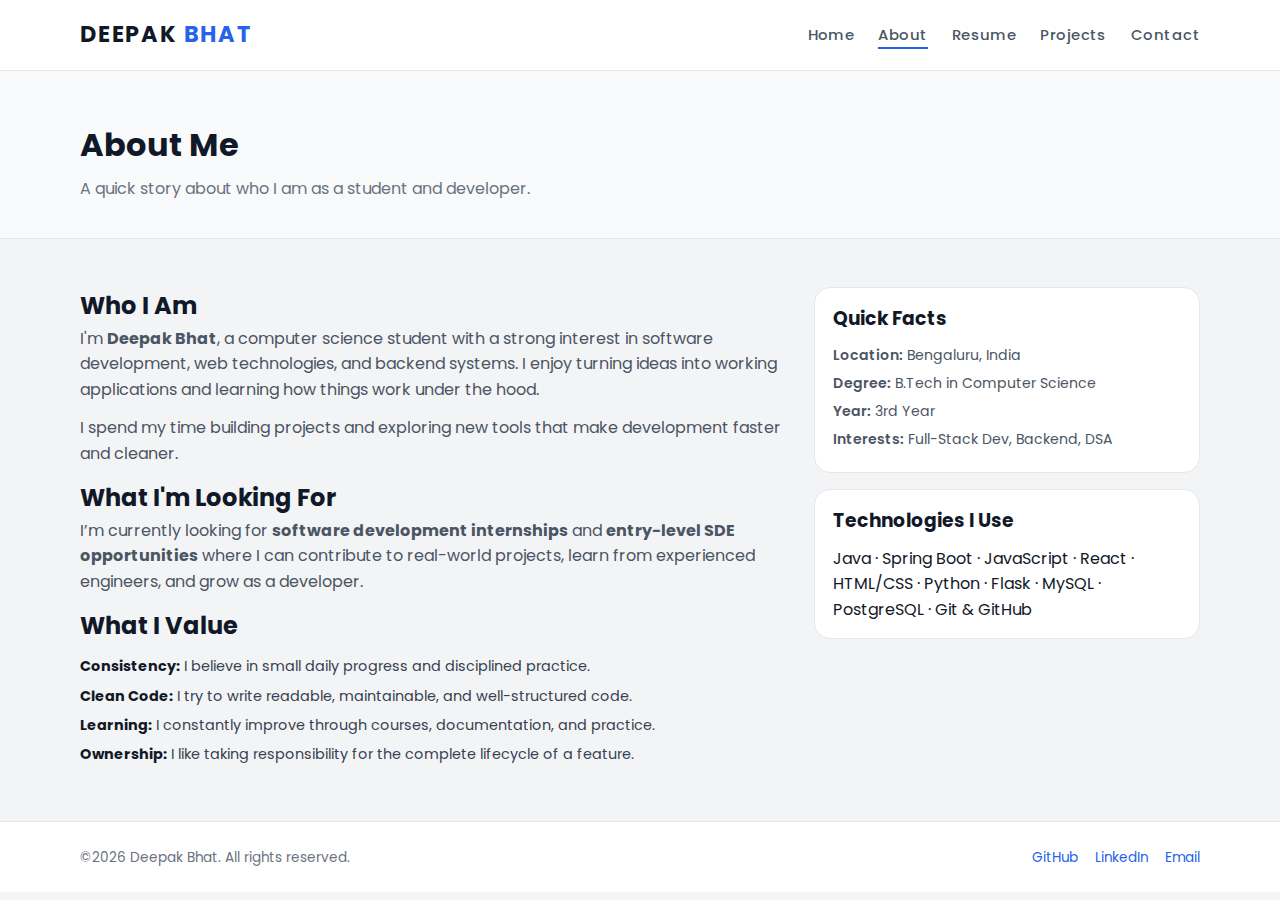
<file: about.html>
<!DOCTYPE html>
<html lang="en">
<head>
    <meta charset="UTF-8">
    <title>About | Deepak Bhat</title>
    <meta name="viewport" content="width=device-width, initial-scale=1.0">
    <link rel="stylesheet" href="style.css">
    <link href="https://fonts.googleapis.com/css2?family=Poppins:wght@300;400;500;600;700&display=swap" rel="stylesheet">
</head>
<body>
<header class="site-header">
    <div class="container nav-container">
        <div class="logo">
            <a href="index.html">Deepak<span> Bhat</span></a>
        </div>
        <nav class="main-nav">
            <ul>
                <li><a href="index.html">Home</a></li>
                <li><a class="active" href="about.html">About</a></li>
                <li><a href="resume.html">Resume</a></li>
                <li><a href="projects.html">Projects</a></li>
                <li><a href="contact.html">Contact</a></li>
            </ul>
        </nav>
        <button class="nav-toggle" id="nav-toggle">
            <span></span><span></span><span></span>
        </button>
    </div>
</header>

<main>
    <section class="page-hero">
        <div class="container">
            <h1>About Me</h1>
            <p>A quick story about who I am as a student and developer.</p>
        </div>
    </section>

    <section class="section">
        <div class="container about-layout">
            <div class="about-main">
                <h2>Who I Am</h2>
                <p>
                    I'm <strong>Deepak Bhat</strong>, a computer science student with a strong interest in
                    software development, web technologies, and backend systems. I enjoy turning ideas into
                    working applications and learning how things work under the hood.
                </p>
                <p>
                    I spend my time building projects
                    and exploring new tools that make development faster and cleaner.
                </p>

                <h2>What I'm Looking For</h2>
                <p>
                    I’m currently looking for <strong>software development internships</strong> and
                    <strong>entry-level SDE opportunities</strong> where I can contribute to real-world projects,
                    learn from experienced engineers, and grow as a developer.
                </p>

                <h2>What I Value</h2>
                <ul class="about-list">
                    <li><strong>Consistency:</strong> I believe in small daily progress and disciplined practice.</li>
                    <li><strong>Clean Code:</strong> I try to write readable, maintainable, and well-structured code.</li>
                    <li><strong>Learning:</strong> I constantly improve through courses, documentation, and practice.</li>
                    <li><strong>Ownership:</strong> I like taking responsibility for the complete lifecycle of a feature.</li>
                </ul>
            </div>

            <aside class="about-sidebar">
                <div class="info-card">
                    <h3>Quick Facts</h3>
                    <ul>
                        <li><span>Location:</span> Bengaluru, India</li>
                        <li><span>Degree:</span> B.Tech in Computer Science</li>
                        <li><span>Year:</span> 3rd Year</li>
                        <li><span>Interests:</span> Full-Stack Dev, Backend, DSA</li>
                    </ul>
                </div>
                <div class="info-card">
                    <h3>Technologies I Use</h3>
                    <p>
                        Java · Spring Boot · JavaScript · React · HTML/CSS · Python ·
                        Flask · MySQL · PostgreSQL · Git & GitHub
                    </p>
                </div>
            </aside>
        </div>
    </section>
</main>

<footer class="site-footer">
    <div class="container footer-content">
        <p>©<span id="year"></span> Deepak Bhat. All rights reserved.</p>
        <div class="social-links">
            <a href="https://github.com/deepakbhat18" target="_blank">GitHub</a>
           <a href="https://www.linkedin.com/in/deepakrbhat" target="_blank">LinkedIn</a>
            <a href="mailto:deepakravindrabhat@gmail.com">Email</a>
        </div>
    </div>
</footer>

<button id="back-to-top" title="Back to top">↑</button>

<script src="https://code.jquery.com/jquery-3.7.1.min.js"></script>
<script src="main.js"></script>
</body>
</html>
</file>
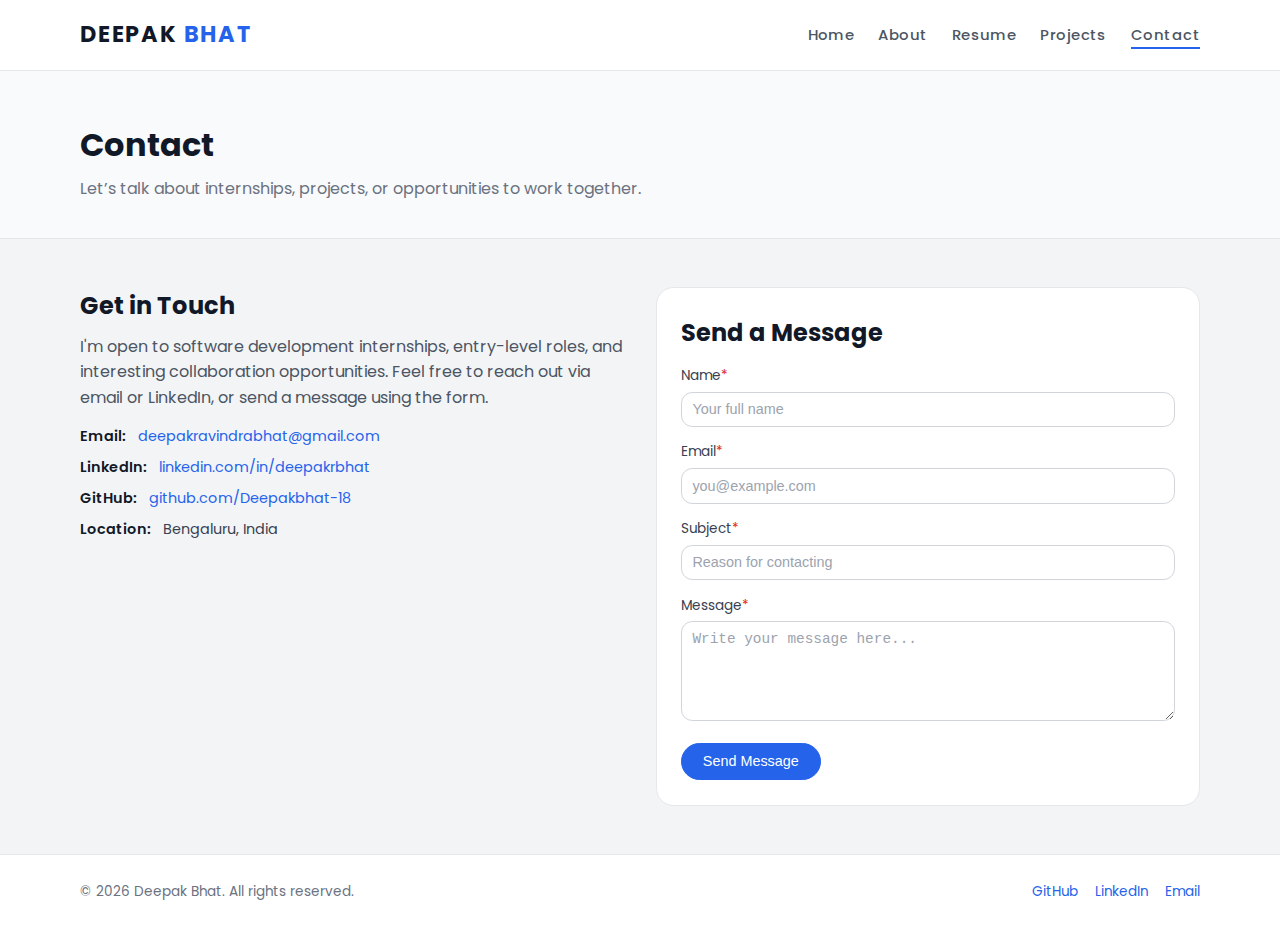
<file: contact.html>
<!DOCTYPE html>
<html lang="en">
<head>
    <meta charset="UTF-8">
    <title>Contact | Deepak Bhat</title>
    <meta name="viewport" content="width=device-width, initial-scale=1.0">
    <link rel="stylesheet" href="style.css">
    <link href="https://fonts.googleapis.com/css2?family=Poppins:wght@300;400;500;600;700&display=swap" rel="stylesheet">
</head>
<body>

<header class="site-header">
    <div class="container nav-container">
        <div class="logo">
            <a href="index.html">Deepak<span> Bhat</span></a>
        </div>

        <nav class="main-nav">
            <ul>
                <li><a href="index.html">Home</a></li>
                <li><a href="about.html">About</a></li>
                <li><a href="resume.html">Resume</a></li>
                <li><a href="projects.html">Projects</a></li>
                <li><a class="active" href="contact.html">Contact</a></li>
            </ul>
        </nav>

        <button class="nav-toggle" id="nav-toggle">
            <span></span><span></span><span></span>
        </button>
    </div>
</header>

<main>
    <section class="page-hero">
        <div class="container">
            <h1>Contact</h1>
            <p>Let’s talk about internships, projects, or opportunities to work together.</p>
        </div>
    </section>

    <section class="section">
        <div class="container contact-layout">

            
            <div class="contact-info">
                <h2>Get in Touch</h2>
                <p>
                    I'm open to software development internships, entry-level roles, and
                    interesting collaboration opportunities. Feel free to reach out via
                    email or LinkedIn, or send a message using the form.
                </p>

                <ul class="contact-list">
                    <li><span>Email:</span> 
                        <a href="mailto:deepakravindrabhat@gmail.com">deepakravindrabhat@gmail.com</a>
                    </li>

                    <li><span>LinkedIn:</span> 
                        <a href="https://www.linkedin.com/in/deepakrbhat" target="_blank">
                            linkedin.com/in/deepakrbhat
                        </a>
                    </li>

                    <li><span>GitHub:</span> 
                        <a href="https://github.com/Deepakbhat-18" target="_blank">
                            github.com/Deepakbhat-18
                        </a>
                    </li>

                    <li><span>Location:</span> Bengaluru, India</li>
                </ul>
            </div>

        
            <div class="contact-form-card">
                <h2>Send a Message</h2>

                
                <form action="https://formsubmit.co/deepakravindrabhat@gmail.com" method="POST">

  
    <input type="hidden" name="_captcha" value="false">
    <input type="hidden" name="_subject" value="Portfolio Contact Form Message">
    <input type="hidden" name="_template" value="table">

    <div class="form-group">
        <label for="name">Name<span>*</span></label>
        <input type="text" id="name" name="name" placeholder="Your full name" required>
    </div>

    <div class="form-group">
        <label for="email">Email<span>*</span></label>
        <input type="email" id="email" name="email" placeholder="you@example.com" required>
    </div>

    <div class="form-group">
        <label for="subject">Subject<span>*</span></label>
        <input type="text" id="subject" name="subject" placeholder="Reason for contacting" required>
    </div>

    <div class="form-group">
        <label for="message">Message<span>*</span></label>
        <textarea id="message" name="message" rows="5" placeholder="Write your message here..." required></textarea>
    </div>

    <button type="submit" class="btn primary-btn">Send Message</button>
</form>

            </div>
        </div>
    </section>
</main>

<footer class="site-footer">
    <div class="container footer-content">
        <p>© <span id="year"></span> Deepak Bhat. All rights reserved.</p>

        <div class="social-links">
            <a href="https://github.com/Deepakbhat-18" target="_blank">GitHub</a>
            <a href="https://www.linkedin.com/in/deepakrbhat" target="_blank">LinkedIn</a>
            <a href="mailto:deepakravindrabhat@gmail.com">Email</a>
        </div>
    </div>
</footer>

<button id="back-to-top" title="Back to top">↑</button>

<script src="https://code.jquery.com/jquery-3.7.1.min.js"></script>
<script src="main.js"></script>

</body>
</html>
</file>
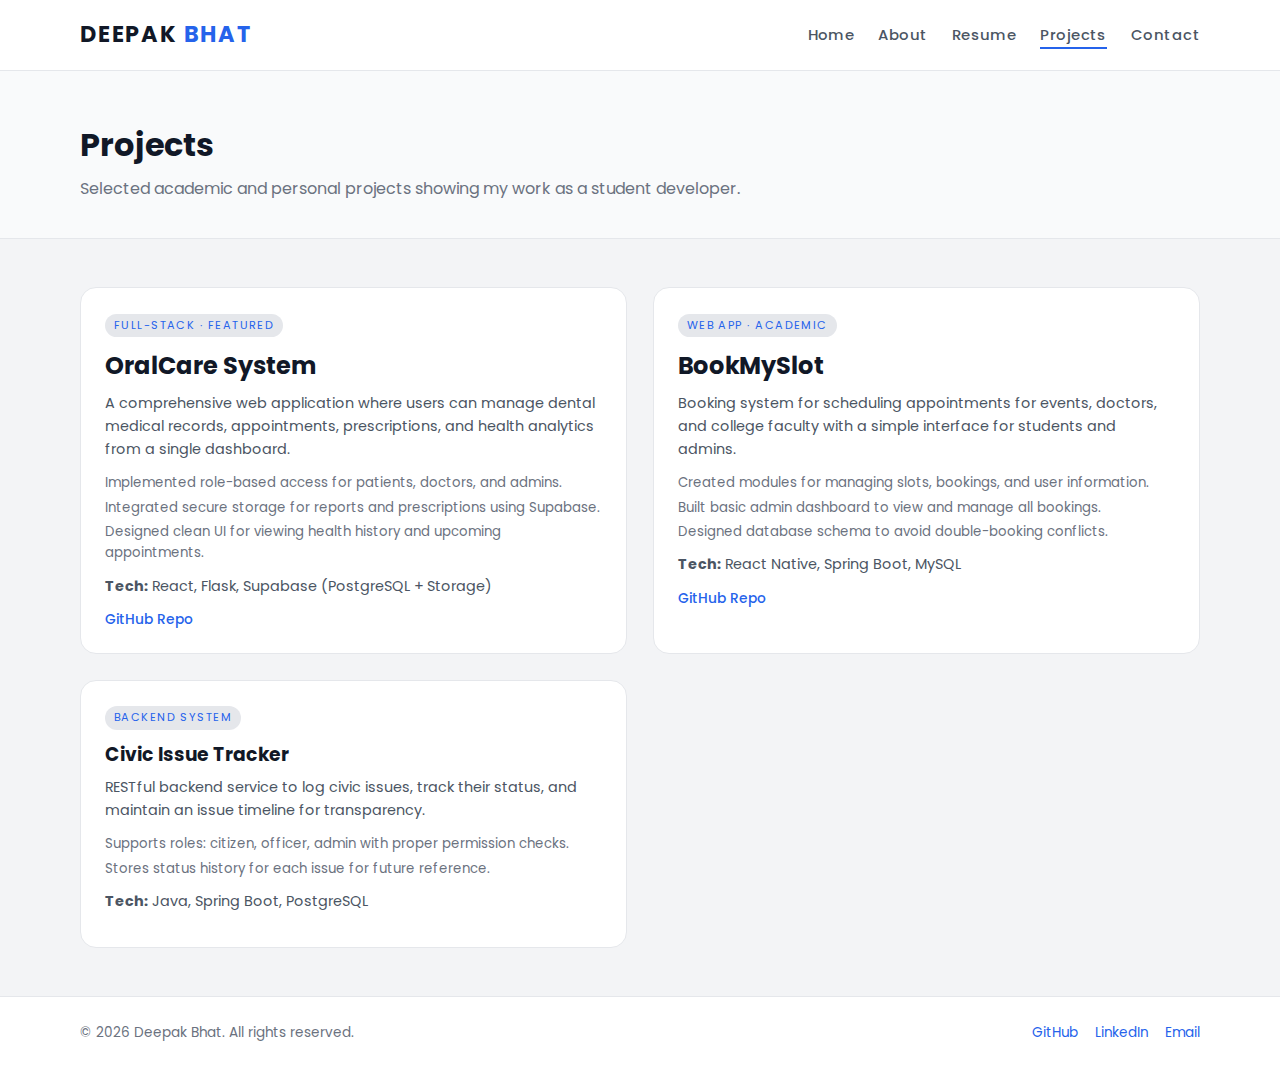
<file: projects.html>
<!DOCTYPE html>
<html lang="en">
<head>
    <meta charset="UTF-8">
    <title>Projects | Deepak Bhat</title>
    <meta name="viewport" content="width=device-width, initial-scale=1.0">
    <link rel="stylesheet" href="style.css">
    <link href="https://fonts.googleapis.com/css2?family=Poppins:wght@300;400;500;600;700&display=swap" rel="stylesheet">
</head>
<body>
<header class="site-header">
    <div class="container nav-container">
        <div class="logo">
            <a href="index.html">Deepak<span> Bhat</span></a>
        </div>
        <nav class="main-nav">
            <ul>
                <li><a href="index.html">Home</a></li>
                <li><a href="about.html">About</a></li>
                <li><a href="resume.html">Resume</a></li>
                <li><a class="active" href="projects.html">Projects</a></li>
                <li><a href="contact.html">Contact</a></li>
            </ul>
        </nav>
        <button class="nav-toggle" id="nav-toggle">
            <span></span><span></span><span></span>
        </button>
    </div>
</header>

<main>
    <section class="page-hero">
        <div class="container">
            <h1>Projects</h1>
            <p>Selected academic and personal projects showing my work as a student developer.</p>
        </div>
    </section>

<section class="section">
    <div class="container projects-grid projects-page">

        <!-- Project 1 -->
        <article class="project-card">
            <span class="project-tag">Full-Stack · Featured</span>
            <h2> OralCare System</h2>
            <p>
                A comprehensive web application where users can manage dental medical records,
                appointments, prescriptions, and health analytics from a single dashboard.
            </p>
            <ul class="project-meta">
                <li>Implemented role-based access for patients, doctors, and admins.</li>
                <li>Integrated secure storage for reports and prescriptions using Supabase.</li>
                <li>Designed clean UI for viewing health history and upcoming appointments.</li>
            </ul>
            <p class="resume-tech">
                <strong>Tech:</strong> React, Flask, Supabase (PostgreSQL + Storage)
            </p>
            <div class="project-links">
                <a href="https://github.com/Deepakbhat-18/healthone-plus" target="_blank">GitHub Repo</a>
                <!-- <a href="#" target="_blank">Live Demo</a> -->
            </div>
        </article>

        <!-- Project 2 -->
        <article class="project-card">
            <span class="project-tag">Web App · Academic</span>
            <h2>BookMySlot</h2>
            <p>
                Booking system for scheduling appointments for events, doctors, and college faculty
                with a simple interface for students and admins.
            </p>
            <ul class="project-meta">
                <li>Created modules for managing slots, bookings, and user information.</li>
                <li>Built basic admin dashboard to view and manage all bookings.</li>
                <li>Designed database schema to avoid double-booking conflicts.</li>
            </ul>
            <p class="resume-tech">
                <strong>Tech:</strong> React Native, Spring Boot, MySQL
            </p>
            <div class="project-links">
                <a href="https://github.com/Deepakbhat-18/bookmyslot" target="_blank">GitHub Repo</a>
            </div>
        </article>

        <!-- Project 3 -->
        <article class="project-card">
            <span class="project-tag">Backend System</span>
            <h3>Civic Issue Tracker</h3>
            <p>
                RESTful backend service to log civic issues, track their status,
                and maintain an issue timeline for transparency.
            </p>
            <ul class="project-meta">
                <li>Supports roles: citizen, officer, admin with proper permission checks.</li>
                <li>Stores status history for each issue for future reference.</li>
            </ul>
            <p class="resume-tech">
                <strong>Tech:</strong> Java, Spring Boot, PostgreSQL
            </p>
        </article>

    </div>
</section>

</main>

<footer class="site-footer">
    <div class="container footer-content">
        <p>© <span id="year"></span> Deepak Bhat. All rights reserved.</p>
        <div class="social-links">
            <a href="https://github.com/Deepakbhat-18" target="_blank">GitHub</a>
            <a href="https://www.linkedin.com/in/deepakrbhat" target="_blank">LinkedIn</a>
            <a href="mailto:deepakravindrabhat@gmail.com">Email</a>
            <!-- TODO: replace with your real email -->
        </div>
    </div>
</footer>

<button id="back-to-top" title="Back to top">↑</button>

<script src="https://code.jquery.com/jquery-3.7.1.min.js"></script>
<script src="main.js"></script>
</body>
</html>
</file>
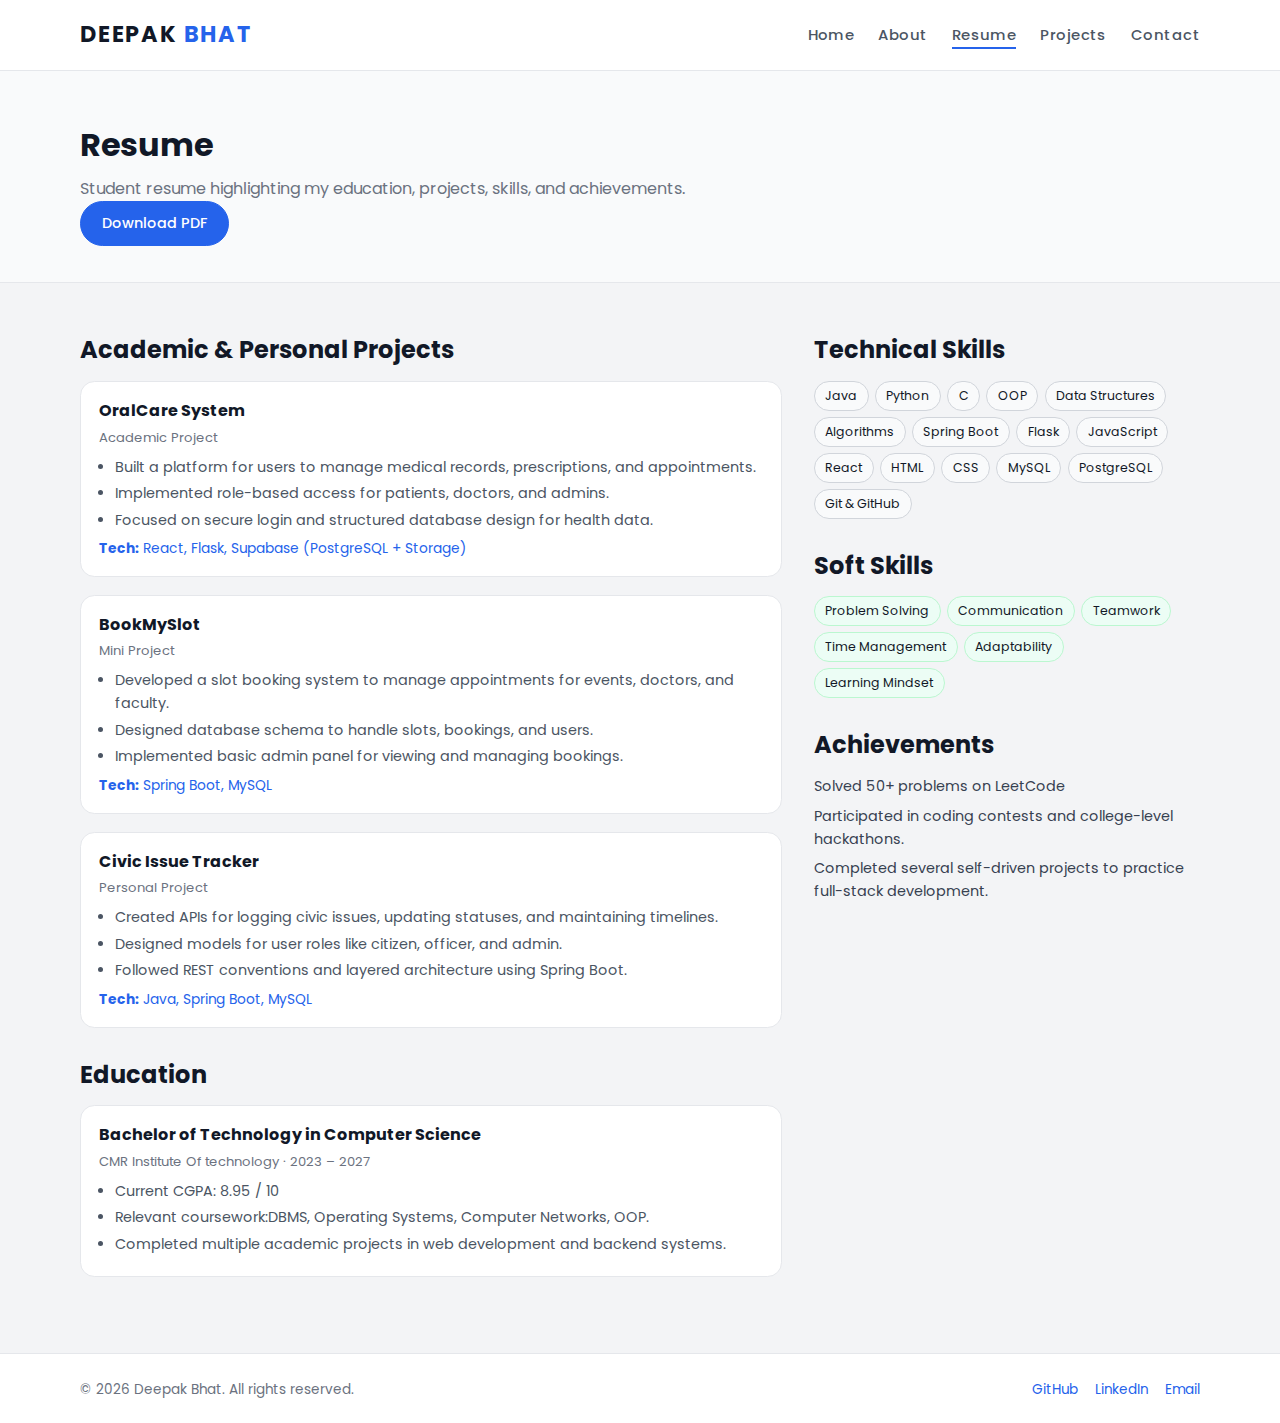
<file: resume.html>
<!DOCTYPE html>
<html lang="en">
<head>
    <meta charset="UTF-8">
    <title>Resume | Deepak Bhat</title>
    <meta name="viewport" content="width=device-width, initial-scale=1.0">
    <link rel="stylesheet" href="style.css">
    <link href="https://fonts.googleapis.com/css2?family=Poppins:wght@300;400;500;600;700&display=swap" rel="stylesheet">
</head>
<body>
<header class="site-header">
    <div class="container nav-container">
        <div class="logo">
            <a href="index.html">Deepak<span> Bhat</span></a>
        </div>
        <nav class="main-nav">
            <ul>
                <li><a href="index.html">Home</a></li>
                <li><a href="about.html">About</a></li>
                <li><a class="active" href="resume.html">Resume</a></li>
                <li><a href="projects.html">Projects</a></li>
                <li><a href="contact.html">Contact</a></li>
            </ul>
        </nav>
        <button class="nav-toggle" id="nav-toggle">
            <span></span><span></span><span></span>
        </button>
    </div>
</header>

<main>
    <section class="page-hero">
        <div class="container">
            <h1>Resume</h1>
            <p>Student resume highlighting my education, projects, skills, and achievements.</p>
            <a href="https://drive.google.com/file/d/1NOCCSOWc8tWPx0jEADHgug7-XKk9Mc8z/view?usp=drive_link" class="btn primary-btn" target="_blank">Download PDF</a>
        </div>
    </section>

    <section class="section">
        <div class="container resume-layout">
            <div class="resume-main">
           

             
                <section class="resume-section">
                    <h2>Academic & Personal Projects</h2>

                    <article class="resume-item">
                        <div class="resume-item-header">
                            <h3>OralCare System</h3>
                            <span class="resume-item-meta">Academic Project</span>
                        </div>
                        <ul>
                            <li>Built a platform for users to manage medical records, prescriptions, and appointments.</li>
                            <li>Implemented role-based access for patients, doctors, and admins.</li>
                            <li>Focused on secure login and structured database design for health data.</li>
                        </ul>
                        <p class="resume-tech"><strong>Tech:</strong> React, Flask, Supabase (PostgreSQL + Storage)</p>
                    </article>

                    <article class="resume-item">
                        <div class="resume-item-header">
                            <h3>BookMySlot</h3>
                            <span class="resume-item-meta">Mini Project</span>
                        </div>
                        <ul>
                            <li>Developed a slot booking system to manage appointments for events, doctors, and faculty.</li>
                            <li>Designed database schema to handle slots, bookings, and users.</li>
                            <li>Implemented basic admin panel for viewing and managing bookings.</li>
                        </ul>
                        <p class="resume-tech"><strong>Tech:</strong> Spring Boot, MySQL</p>
                    </article>

                    <article class="resume-item">
                        <div class="resume-item-header">
                            <h3>Civic Issue Tracker</h3>
                            <span class="resume-item-meta">Personal Project</span>
                        </div>
                        <ul>
                            <li>Created APIs for logging civic issues, updating statuses, and maintaining timelines.</li>
                            <li>Designed models for user roles like citizen, officer, and admin.</li>
                            <li>Followed REST conventions and layered architecture using Spring Boot.</li>
                        </ul>
                        <p class="resume-tech"><strong>Tech:</strong> Java, Spring Boot, MySQL</p>
                    </article>
                </section>

           
                <section class="resume-section">
                    <h2>Education</h2>
                    <article class="resume-item">
                        <div class="resume-item-header">
                            <h3>Bachelor of Technology in Computer Science</h3>
                            <span class="resume-item-meta">CMR Institute Of technology · 2023 – 2027 </span>
                        </div>
                        <ul>
                            <li>Current CGPA: 8.95 / 10 </li>
                            <li>Relevant coursework:DBMS, Operating Systems, Computer Networks, OOP.</li>
                            <li>Completed multiple academic projects in web development and backend systems.</li>
                        </ul>
                    </article>
                </section>
            </div>

            <aside class="resume-sidebar">
               
                <section class="resume-section">
                    <h2>Technical Skills</h2>
                    <ul class="tag-list">
                        <li>Java</li><li>Python</li><li>C </li><li>OOP</li>
                        <li>Data Structures</li><li>Algorithms</li><li>Spring Boot</li>
                        <li>Flask</li><li>JavaScript</li><li>React</li>
                        <li>HTML</li><li>CSS</li><li>MySQL</li><li>PostgreSQL</li>
                        <li>Git & GitHub</li>
                    </ul>
                </section>

            
                <section class="resume-section">
                    <h2>Soft Skills</h2>
                    <ul class="tag-list soft">
                        <li>Problem Solving</li><li>Communication</li><li>Teamwork</li>
                        <li>Time Management</li><li>Adaptability</li><li>Learning Mindset</li>
                    </ul>
                </section>

                <section class="resume-section">
                    <h2>Achievements</h2>
                    <ul class="about-list">
                        <li>Solved 50+ problems on LeetCode</li>
                        <li>Participated in coding contests and college-level hackathons.</li>
                        <li>Completed several self-driven projects to practice full-stack development.</li>
                    </ul>
                </section>
            </aside>
        </div>
    </section>
</main>

<footer class="site-footer">
    <div class="container footer-content">
        <p>© <span id="year"></span> Deepak Bhat. All rights reserved.</p>
        <div class="social-links">
            <a href="https://github.com/Deepakbhat-18" target="_blank">GitHub</a>
             <a href="https://www.linkedin.com/in/deepakrbhat" target="_blank">LinkedIn</a>
              <a href="mailto:deepakravindrabhat@gmail.com">Email</a>
        </div>
    </div>
</footer>

<button id="back-to-top" title="Back to top">↑</button>

<script src="https://code.jquery.com/jquery-3.7.1.min.js"></script>
<script src="main.js"></script>
</body>
</html>
</file>
<file: style.css>
*,
*::before,
*::after {
    margin: 0;
    padding: 0;
    box-sizing: border-box;
}

html {
    scroll-behavior: smooth;
}

body {
    font-family: "Poppins", system-ui, -apple-system, BlinkMacSystemFont, "Segoe UI", sans-serif;
    background: #f3f4f6; /* light gray */
    color: #111827;      /* dark text */
    line-height: 1.6;
    overflow-x: hidden;
}

/* Layout Helpers */
.container {
    width: 90%;
    max-width: 1120px;
    margin: 0 auto;
}
.site-header {
    position: sticky;
    top: 0;
    z-index: 999;
    background: #ffffff;
    border-bottom: 1px solid #e5e7eb;
}

.nav-container {
    display: flex;
    align-items: center;
    justify-content: space-between;
    height: 70px;
}

.logo a {
    font-weight: 700;
    font-size: 1.4rem;
    color: #111827;
    text-decoration: none;
    letter-spacing: 0.08em;
    text-transform: uppercase;
}

.logo span {
    color: #2563eb; /* blue */
}

.main-nav ul {
    list-style: none;
    display: flex;
    gap: 1.5rem;
}

.main-nav a {
    text-decoration: none;
    color: #4b5563;
    font-size: 0.93rem;
    font-weight: 500;
    position: relative;
    padding-bottom: 4px;
    letter-spacing: 0.03em;
}

.main-nav a::after {
    content: "";
    position: absolute;
    left: 0;
    bottom: 0;
    height: 2px;
    width: 0;
    background: #2563eb;
    transition: width 0.25s ease;
}

.main-nav a:hover {
    color: #111827;
}

.main-nav a:hover::after,
.main-nav a.active::after {
    width: 100%;
}


.nav-toggle {
    display: none;
    background: none;
    border: none;
    cursor: pointer;
}

.nav-toggle span {
    display: block;
    width: 22px;
    height: 2px;
    margin: 4px 0;
    background: #111827;
}



.hero {
    padding: 4rem 0 3rem;
    min-height: calc(100vh - 70px);
    display: flex;
    align-items: center;
    background: #f9fafb;
    border-bottom: 1px solid #e5e7eb;
}

.hero-content {
    display: grid;
    grid-template-columns: minmax(0, 1.6fr) minmax(0, 1.1fr);
    gap: 2.5rem;
    align-items: center;
}

/* Hero Text */
.hero-text .subtitle {
    text-transform: uppercase;
    letter-spacing: 0.18em;
    color: #6b7280;
    font-size: 0.78rem;
    margin-bottom: 0.6rem;
}

.hero-text h1 {
    font-size: 2.6rem;
    margin-bottom: 0.25rem;
    color: #111827;
}

.hero-text h1 span {
    color: #2563eb;
}

.hero-text h2 {
    font-size: 1.2rem;
    font-weight: 500;
    color: #4b5563;
    margin-bottom: 1rem;
}

.hero-desc {
    color: #4b5563;
    font-size: 0.95rem;
    max-width: 34rem;
    margin-bottom: 1.6rem;
}

/* Buttons */

.hero-actions {
    display: flex;
    flex-wrap: wrap;
    gap: 0.8rem;
    margin-bottom: 1.9rem;
}

.btn {
    display: inline-block;
    padding: 0.6rem 1.3rem;
    border-radius: 999px;
    font-size: 0.9rem;
    font-weight: 500;
    text-decoration: none;
    border: 1px solid transparent;
    cursor: pointer;
    transition: background-color 0.15s ease, color 0.15s ease, border-color 0.15s ease, transform 0.15s ease;
}

.primary-btn {
    background: #2563eb;
    color: #ffffff;
    border-color: #2563eb;
}

.primary-btn:hover {
    background: #1d4ed8;
    border-color: #1d4ed8;
    transform: translateY(-1px);
}

.secondary-btn {
    background: #e5e7eb;
    color: #111827;
    border-color: #d1d5db;
}

.secondary-btn:hover {
    background: #d1d5db;
    transform: translateY(-1px);
}

.outline-btn {
    background: transparent;
    color: #2563eb;
    border-color: #2563eb;
}

.outline-btn:hover {
    background: #eff6ff;
}


.hero-highlights {
    display: flex;
    flex-wrap: wrap;
    gap: 1.4rem;
}

.highlight-item {
    min-width: 110px;
}

.highlight-number {
    font-size: 1.4rem;
    font-weight: 600;
    color: #111827;
}

.highlight-label {
    display: block;
    font-size: 0.78rem;
    color: #6b7280;
}

/* Hero Right Card */

.hero-image-card {
    background: #ffffff;
    border-radius: 1.2rem;
    padding: 1.4rem;
    border: 1px solid #e5e7eb;
}

.profile-image img {
    width: 90%;
    border-radius: 1rem;
    object-fit: cover;
    display: block;
    margin-bottom: 1rem;
    border: 1px solid #e5e7eb;
}

.profile-info-card p {
    font-size: 0.9rem;
    margin-bottom: 0.25rem;
    color: #4b5563;
}

.profile-info-card strong {
    color: #111827;
}

.profile-info-card .btn {
    margin-top: 0.7rem;
    width: 100%;
    text-align: center;
}

.section {
    padding: 3rem 0;
}

.light-section {
    background: #f9fafb;
}

/* Section Titles */

.section-title {
    font-size: 1.6rem;
    margin-bottom: 0.4rem;
    color: #111827;
}

.section-title span {
    color: #2563eb;
}

.section-subtitle {
    font-size: 0.95rem;
    color: #6b7280;
    margin-bottom: 2rem;
}


.skills-grid {
    display: grid;
    grid-template-columns: repeat(auto-fit, minmax(230px, 1fr));
    gap: 1.5rem;
}

.skill-card {
    background: #ffffff;
    border-radius: 1rem;
    padding: 1.3rem 1.4rem;
    border: 1px solid #e5e7eb;
}

.skill-card h3 {
    margin-bottom: 0.4rem;
    color: #111827;
}

.skill-card p {
    font-size: 0.88rem;
    color: #4b5563;
    margin-bottom: 0.8rem;
}

.skill-bar {
    width: 100%;
    height: 6px;
    border-radius: 999px;
    background: #e5e7eb;
    overflow: hidden;
}

.skill-bar-inner {
    height: 100%;
    width: 0;
    border-radius: inherit;
    background: #2563eb;
    transition: width 1.1s ease-out;
}


.projects-grid {
    display: grid;
    grid-template-columns: repeat(auto-fit, minmax(260px, 1fr));
    gap: 1.6rem;
}

.projects-page {
    grid-template-columns: 1.4fr 1.4fr;
}

.project-card {
    background: #ffffff;
    border-radius: 1rem;
    padding: 1.4rem 1.5rem;
    border: 1px solid #e5e7eb;
}

.project-card.large {
    grid-column: span 2;
}

.project-tag {
    display: inline-block;
    font-size: 0.7rem;
    text-transform: uppercase;
    letter-spacing: 0.13em;
    color: #2563eb;
    background: #e5e7eb;
    padding: 0.18rem 0.55rem;
    border-radius: 999px;
    margin-bottom: 0.6rem;
}

.project-card h3,
.project-card h2 {
    margin-bottom: 0.4rem;
    color: #111827;
}

.project-card p {
    font-size: 0.9rem;
    color: #4b5563;
    margin-bottom: 0.7rem;
}

.project-meta {
    list-style: none;
    font-size: 0.83rem;
    color: #6b7280;
    margin-bottom: 0.7rem;
}

.project-meta li {
    margin-bottom: 0.2rem;
}

.project-link,
.project-links a {
    font-size: 0.86rem;
    color: #2563eb;
    text-decoration: none;
    font-weight: 500;
}

.project-link:hover,
.project-links a:hover {
    text-decoration: underline;
}

.project-links {
    display: flex;
    gap: 1rem;
    flex-wrap: wrap;
}

.page-hero {
    padding: 3rem 0 2.3rem;
    background: #f9fafb;
    border-bottom: 1px solid #e5e7eb;
}

.page-hero h1 {
    font-size: 2rem;
    margin-bottom: 0.35rem;
    color: #111827;
}

.page-hero h1 span {
    color: #2563eb;
}

.page-hero p {
    color: #6b7280;
}



.about-layout {
    display: grid;
    grid-template-columns: 2fr 1.1fr;
    gap: 2rem;
}

.about-main p {
    margin-bottom: 0.8rem;
    color: #4b5563;
}

.about-list {
    list-style: none;
    margin-top: 0.6rem;
}

.about-list li {
    margin-bottom: 0.4rem;
    font-size: 0.9rem;
    color: #374151;
}

.about-list strong {
    color: #111827;
}

.about-sidebar .info-card {
    background: #ffffff;
    border-radius: 1rem;
    padding: 1rem 1.15rem;
    border: 1px solid #e5e7eb;
    margin-bottom: 1rem;
}

.about-sidebar .info-card h3 {
    margin-bottom: 0.6rem;
    color: #111827;
}

.about-sidebar .info-card ul {
    list-style: none;
    font-size: 0.88rem;
}

.about-sidebar .info-card li {
    margin-bottom: 0.35rem;
    color: #4b5563;
}

.about-sidebar .info-card span {
    font-weight: 600;
}


.resume-layout {
    display: grid;
    grid-template-columns: 2fr 1.1fr;
    gap: 2rem;
}

.resume-section {
    margin-bottom: 1.75rem;
}

.resume-section h2 {
    margin-bottom: 0.7rem;
    color: #111827;
}

.resume-item {
    margin-bottom: 1.1rem;
    padding: 1rem 1.15rem;
    background: #ffffff;
    border-radius: 0.9rem;
    border: 1px solid #e5e7eb;
}

.resume-item-header {
    margin-bottom: 0.25rem;
}

.resume-item-header h3 {
    font-size: 1rem;
    color: #111827;
}

.resume-item-meta {
    font-size: 0.82rem;
    color: #6b7280;
}

.resume-item ul {
    margin-left: 1rem;
    margin-top: 0.4rem;
    font-size: 0.9rem;
    color: #4b5563;
}

.resume-item ul li {
    margin-bottom: 0.22rem;
}

.resume-tech {
    margin-top: 0.4rem;
    font-size: 0.86rem;
    color: #2563eb;
}



.tag-list {
    list-style: none;
    display: flex;
    flex-wrap: wrap;
    gap: 0.4rem;
}

.tag-list li {
    font-size: 0.78rem;
    padding: 0.24rem 0.65rem;
    border-radius: 999px;
    border: 1px solid #d1d5db;
    background: #f9fafb;
    color: #111827;
}

.tag-list.soft li {
    border-color: #bbf7d0;
    background: #ecfdf5;
}


.contact-layout {
    display: grid;
    grid-template-columns: 1.3fr 1.3fr;
    gap: 2rem;
}

.contact-info h2 {
    margin-bottom: 0.5rem;
    color: #111827;
}

.contact-info p {
    color: #4b5563;
    margin-bottom: 0.9rem;
}

.contact-list {
    list-style: none;
    font-size: 0.9rem;
}

.contact-list li {
    margin-bottom: 0.5rem;
    color: #374151;
}

.contact-list span {
    font-weight: 600;
    margin-right: 0.5rem;
    color: #111827;
}

.contact-list a {
    color: #2563eb;
    text-decoration: none;
}

.contact-list a:hover {
    text-decoration: underline;
}

.contact-form-card {
    background: #ffffff;
    border-radius: 1.1rem;
    padding: 1.6rem 1.5rem;
    border: 1px solid #e5e7eb;
}

.contact-form-card h2 {
    margin-bottom: 0.8rem;
    color: #111827;
}

.form-group {
    margin-bottom: 0.9rem;
}

.form-group label {
    display: block;
    margin-bottom: 0.3rem;
    font-size: 0.85rem;
    color: #374151;
}

.form-group label span {
    color: #dc2626;
}

input,
textarea {
    width: 100%;
    padding: 0.55rem 0.65rem;
    border-radius: 0.7rem;
    border: 1px solid #d1d5db;
    background: #ffffff;
    color: #111827;
    outline: none;
    font-size: 0.9rem;
}

input::placeholder,
textarea::placeholder {
    color: #9ca3af;
}

input:focus,
textarea:focus {
    border-color: #2563eb;
    box-shadow: 0 0 0 1px rgba(37, 99, 235, 0.15);
}

.form-status {
    font-size: 0.85rem;
    margin-top: 0.4rem;
}



.site-footer {
    padding: 1.6rem 0 1.4rem;
    border-top: 1px solid #e5e7eb;
    background: #ffffff;
}

.footer-content {
    display: flex;
    flex-wrap: wrap;
    align-items: center;
    justify-content: space-between;
    gap: 1rem;
    font-size: 0.85rem;
    color: #6b7280;
}

.social-links a {
    margin-left: 0.8rem;
    text-decoration: none;
    color: #2563eb;
    font-size: 0.85rem;
}

.social-links a:hover {
    text-decoration: underline;
}



#back-to-top {
    position: fixed;
    bottom: 24px;
    right: 22px;
    width: 38px;
    height: 38px;
    border-radius: 999px;
    border: none;
    background: #2563eb;
    color: #f9fafb;
    font-size: 1.1rem;
    cursor: pointer;
    display: none;
}


@media (max-width: 900px) {
    .hero-content,
    .about-layout,
    .resume-layout,
    .contact-layout {
        grid-template-columns: 1fr;
    }

    .hero {
        padding-top: 3rem;
    }

    .hero-image-card {
        order: -1;
    }

    .projects-page {
        grid-template-columns: 1fr;
    }

    .project-card.large {
        grid-column: span 1;
    }
}

@media (max-width: 720px) {
    .main-nav {
        position: absolute;
        top: 70px;
        right: 0;
        background: #ffffff;
        width: 100%;
        max-height: 0;
        overflow: hidden;
        transition: max-height 0.25s ease;
        border-bottom: 1px solid #e5e7eb;
    }

    .main-nav.open {
        max-height: 230px;
    }

    .main-nav ul {
        flex-direction: column;
        padding: 0.75rem 1.4rem 1rem;
        gap: 0.7rem;
    }

    .nav-toggle {
        display: block;
    }

    .hero-text h1 {
        font-size: 2.2rem;
    }
}
</file>
